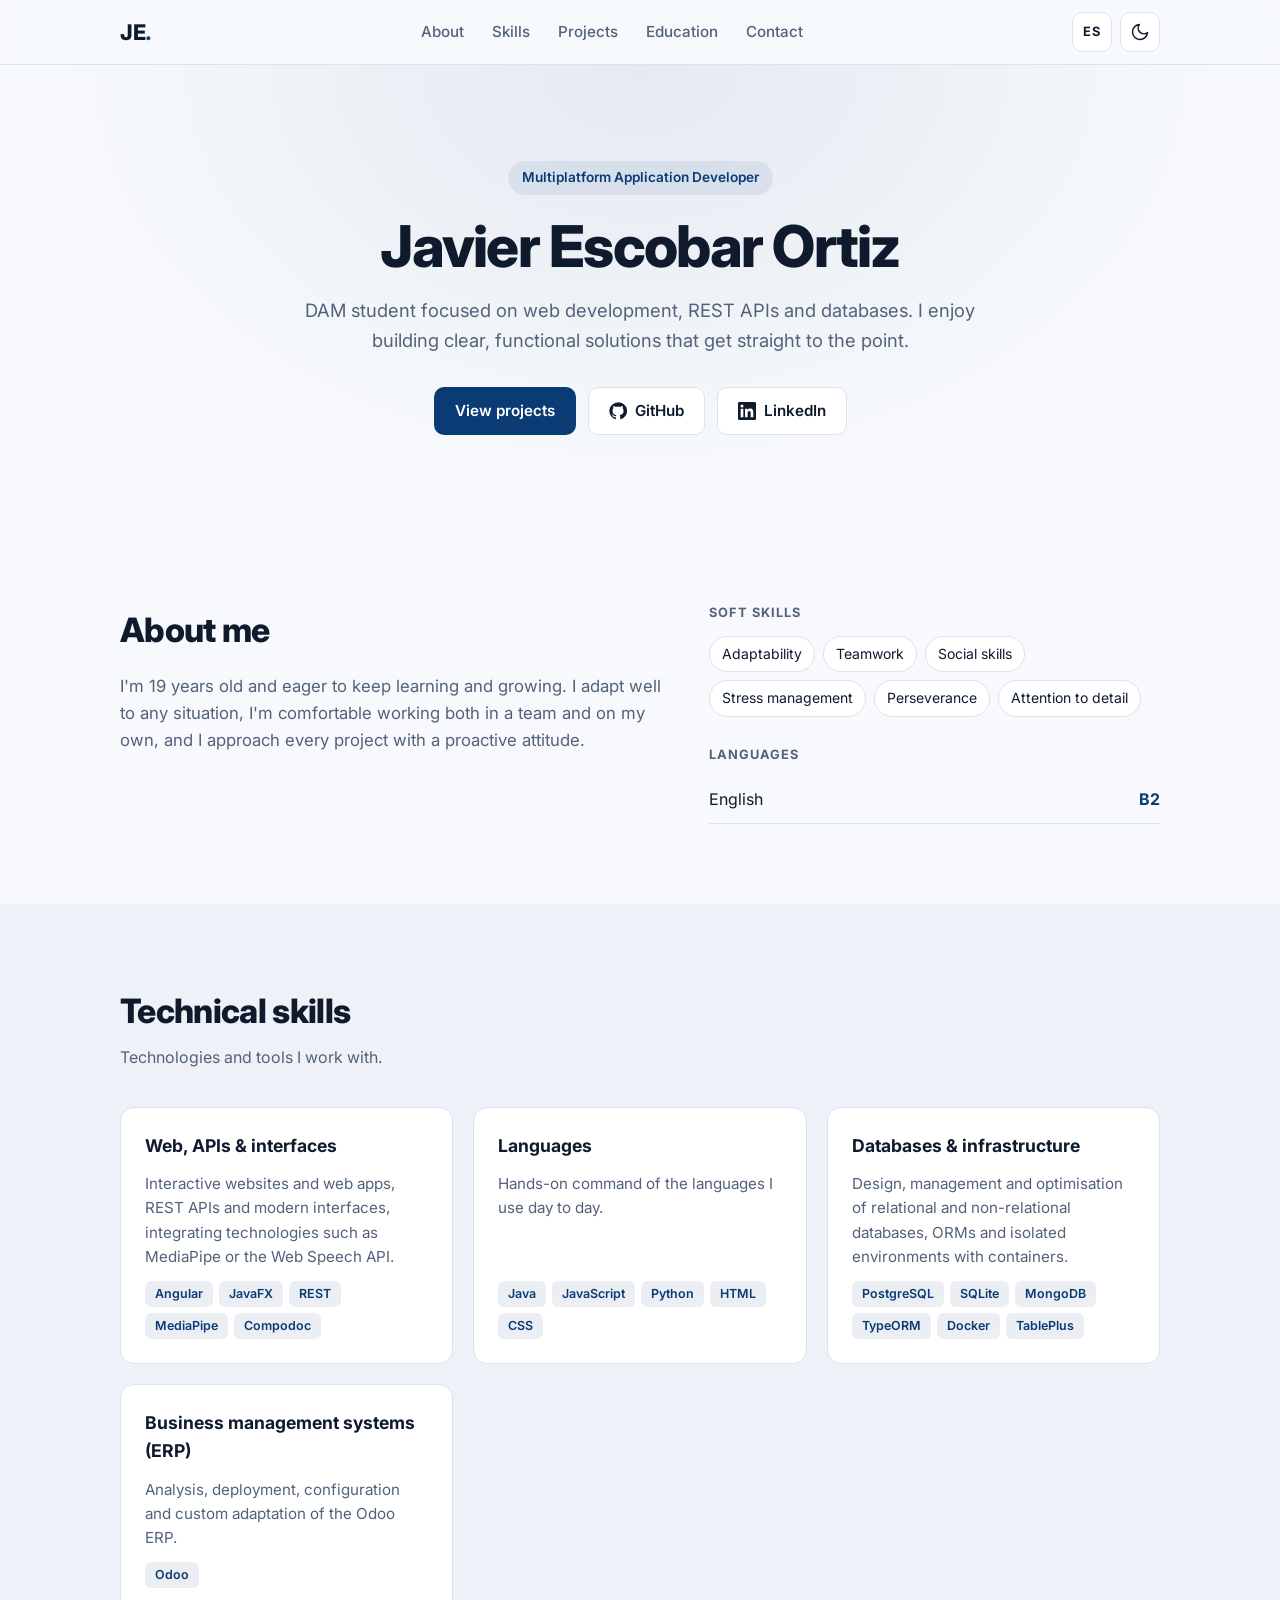
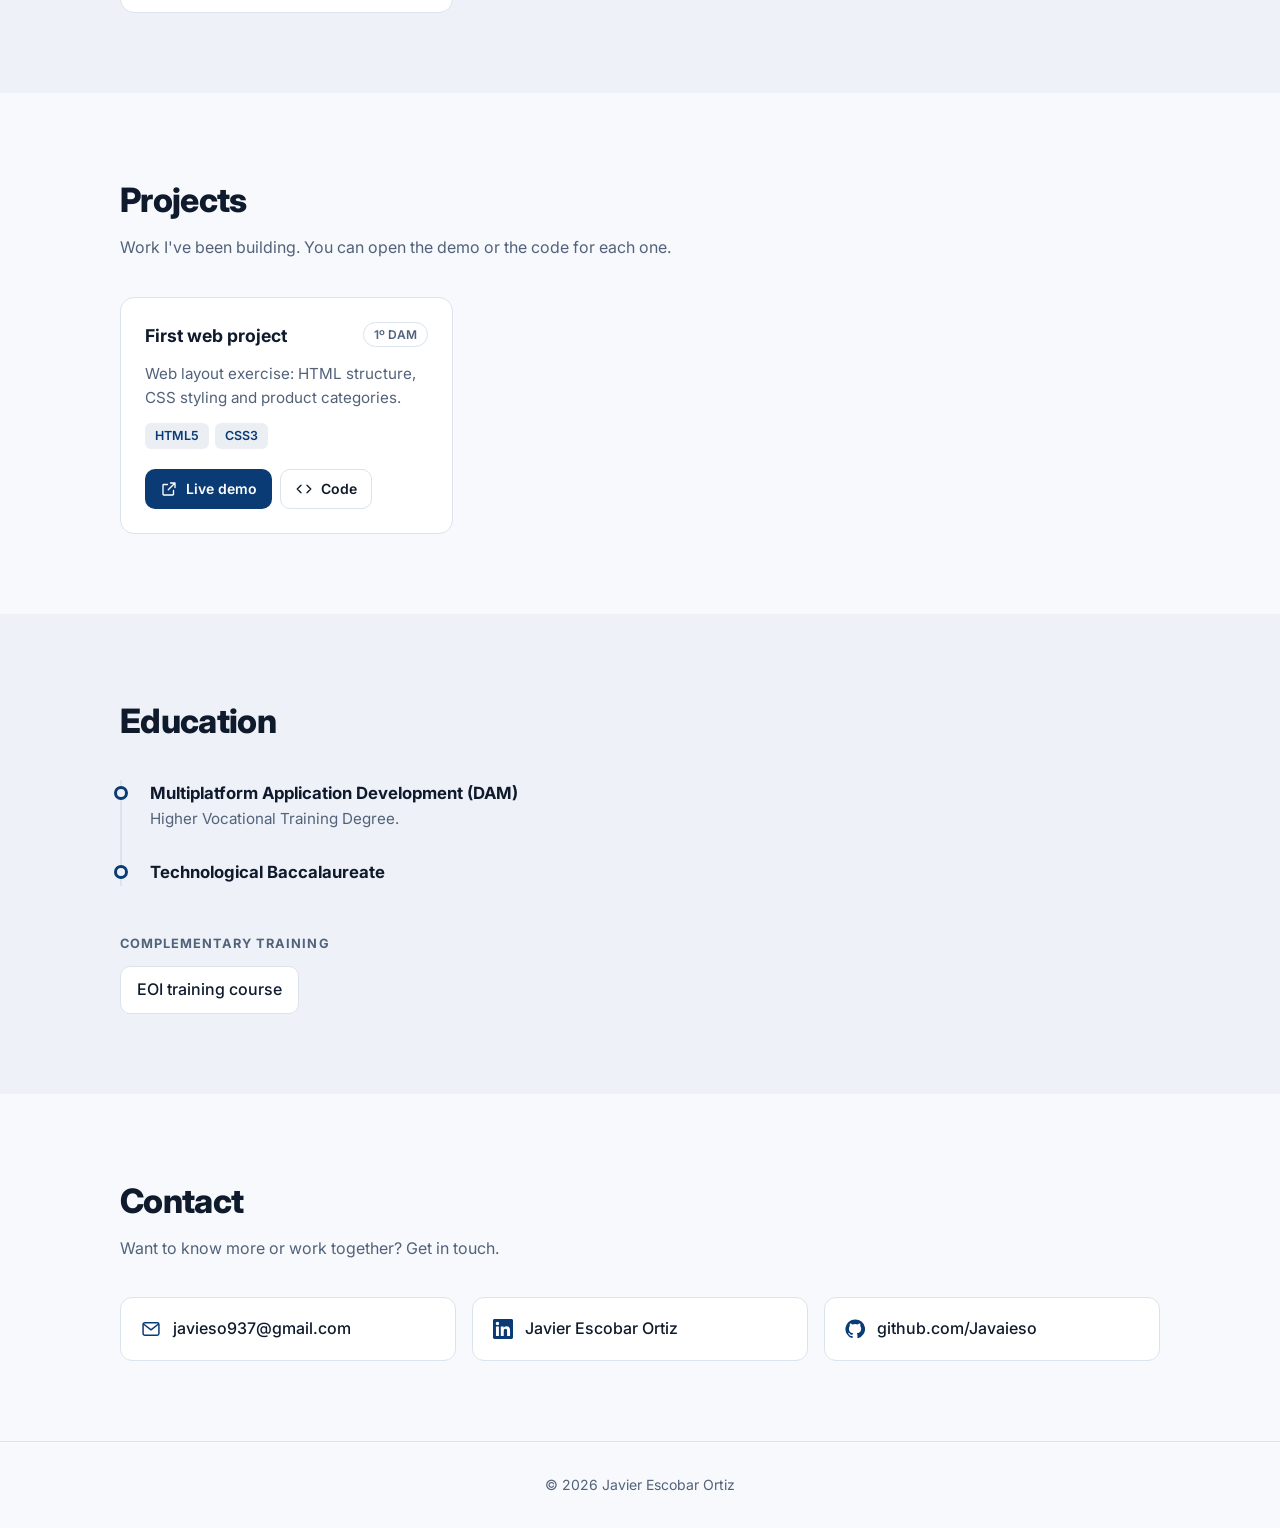
<file: index.html>
<!DOCTYPE html>
<html lang="es">

<head>
    <meta charset="UTF-8">
    <meta name="viewport" content="width=device-width, initial-scale=1.0">
    <title>Javier Escobar Ortiz | Portfolio</title>
    <meta name="description" content="Portfolio de Javier Escobar Ortiz, estudiante de Desarrollo de Aplicaciones Multiplataforma (DAM).">
    <meta name="theme-color" content="#0b1220">

    <!-- Aplica el tema guardado antes de pintar la página (evita parpadeo) -->
    <script>
        (function () {
            var theme;
            try { theme = localStorage.getItem('theme'); } catch (e) { }
            if (!theme) theme = window.matchMedia('(prefers-color-scheme: light)').matches ? 'light' : 'dark';
            document.documentElement.setAttribute('data-theme', theme);
        })();
    </script>

    <link rel="preconnect" href="https://fonts.googleapis.com">
    <link rel="preconnect" href="https://fonts.gstatic.com" crossorigin>
    <link href="https://fonts.googleapis.com/css2?family=Inter:wght@400;500;600;700;800&display=swap" rel="stylesheet">
    <link rel="stylesheet" href="css/style.css">
    <script type="module" src="js/main.js"></script>
</head>

<body>

    <!-- ===== Iconos (se definen una vez y se usan con <use href="#icon-...">) ===== -->
    <svg class="sprite" aria-hidden="true">
        <symbol id="icon-sun" viewBox="0 0 24 24">
            <circle cx="12" cy="12" r="4.5" />
            <path d="M12 1.5v3M12 19.5v3M4.2 4.2l2.1 2.1M17.7 17.7l2.1 2.1M1.5 12h3M19.5 12h3M4.2 19.8l2.1-2.1M17.7 6.3l2.1-2.1" />
        </symbol>
        <symbol id="icon-moon" viewBox="0 0 24 24">
            <path d="M21 12.8A9 9 0 1 1 11.2 3a7 7 0 0 0 9.8 9.8z" />
        </symbol>
        <symbol id="icon-mail" viewBox="0 0 24 24">
            <rect x="2.5" y="4.5" width="19" height="15" rx="2" />
            <path d="m3 6 9 7 9-7" />
        </symbol>
        <symbol id="icon-external" viewBox="0 0 24 24">
            <path d="M14 4h6v6M20 4l-9 9M18 14v5a1 1 0 0 1-1 1H5a1 1 0 0 1-1-1V7a1 1 0 0 1 1-1h5" />
        </symbol>
        <symbol id="icon-code" viewBox="0 0 24 24">
            <path d="m8 7-5 5 5 5M16 7l5 5-5 5" />
        </symbol>
        <symbol id="icon-github" viewBox="0 0 24 24">
            <path d="M12 .5a11.5 11.5 0 0 0-3.64 22.41c.58.1.79-.25.79-.56v-2c-3.2.7-3.88-1.37-3.88-1.37-.52-1.33-1.28-1.69-1.28-1.69-1.05-.71.08-.7.08-.7 1.16.08 1.77 1.19 1.77 1.19 1.03 1.77 2.7 1.26 3.36.96.1-.75.4-1.26.73-1.55-2.55-.29-5.24-1.28-5.24-5.69 0-1.26.45-2.29 1.19-3.1-.12-.29-.52-1.46.11-3.05 0 0 .97-.31 3.17 1.18a11 11 0 0 1 5.77 0c2.2-1.49 3.17-1.18 3.17-1.18.63 1.59.23 2.76.11 3.05.74.81 1.19 1.84 1.19 3.1 0 4.42-2.7 5.4-5.26 5.68.41.36.78 1.06.78 2.14v3.17c0 .31.21.67.8.56A11.5 11.5 0 0 0 12 .5z" />
        </symbol>
        <symbol id="icon-linkedin" viewBox="0 0 24 24">
            <path d="M20.45 20.45h-3.56v-5.57c0-1.33-.02-3.04-1.85-3.04-1.85 0-2.14 1.45-2.14 2.94v5.67H9.35V9h3.41v1.56h.05c.48-.9 1.64-1.85 3.37-1.85 3.6 0 4.27 2.37 4.27 5.46v6.28zM5.34 7.43a2.06 2.06 0 1 1 0-4.13 2.06 2.06 0 0 1 0 4.13zM7.12 20.45H3.56V9h3.56v11.45zM22.22 0H1.77C.79 0 0 .77 0 1.73v20.54C0 23.23.79 24 1.77 24h20.45c.98 0 1.78-.77 1.78-1.73V1.73C24 .77 23.2 0 22.22 0z" />
        </symbol>
    </svg>

    <!-- ===== Navegación ===== -->
    <header class="navbar">
        <div class="nav-inner">
            <a href="#inicio" class="brand" data-i18n-aria="aria.home" aria-label="Ir al inicio">JE<span>.</span></a>

            <nav id="nav-menu" class="nav-menu">
                <a href="#sobre-mi" data-i18n="nav.about">Sobre mí</a>
                <a href="#habilidades" data-i18n="nav.skills">Habilidades</a>
                <a href="#proyectos" data-i18n="nav.projects">Proyectos</a>
                <a href="#formacion" data-i18n="nav.education">Formación</a>
                <a href="#contacto" data-i18n="nav.contact">Contacto</a>
            </nav>

            <div class="nav-actions">
                <button id="lang-toggle" class="icon-btn lang-btn" type="button" data-i18n-aria="aria.lang"
                    aria-label="Cambiar idioma">EN</button>

                <button id="theme-toggle" class="icon-btn" type="button" data-i18n-aria="aria.theme"
                    aria-label="Cambiar tema">
                    <svg class="icon-sun" aria-hidden="true"><use href="#icon-sun" /></svg>
                    <svg class="icon-moon" aria-hidden="true"><use href="#icon-moon" /></svg>
                </button>

                <button id="menu-toggle" class="icon-btn menu-btn" type="button" aria-controls="nav-menu"
                    aria-expanded="false" data-i18n-aria="aria.menu" aria-label="Abrir menú">
                    <span></span><span></span><span></span>
                </button>
            </div>
        </div>
    </header>

    <main>
        <!-- ===== Portada ===== -->
        <section id="inicio" class="hero">
            <div class="container hero-inner">
                <span class="badge" data-i18n="hero.badge">Desarrollador de Aplicaciones Multiplataforma</span>
                <h1>Javier Escobar Ortiz</h1>
                <p class="hero-text" data-i18n="hero.text">
                    Estudiante de DAM centrado en desarrollo web, APIs REST y bases de datos.
                    Me gusta construir soluciones claras, funcionales y que vayan al grano.
                </p>
                <div class="hero-buttons">
                    <a href="#proyectos" class="btn btn-primary" data-i18n="hero.cta">Ver proyectos</a>
                    <a href="https://github.com/Javaieso" target="_blank" rel="noopener" class="btn btn-ghost">
                        <svg class="fill" aria-hidden="true"><use href="#icon-github" /></svg>
                        GitHub
                    </a>
                    <a href="https://www.linkedin.com/in/javier-escobar-ortiz-0736b143a/" target="_blank" rel="noopener"
                        class="btn btn-ghost">
                        <svg class="fill" aria-hidden="true"><use href="#icon-linkedin" /></svg>
                        LinkedIn
                    </a>
                </div>
            </div>
        </section>

        <!-- ===== Sobre mí ===== -->
        <section id="sobre-mi" class="section">
            <div class="container about-grid">
                <div>
                    <h2 class="section-title" data-i18n="about.title">Sobre mí</h2>
                    <p class="lead" data-i18n="about.text">
                        Tengo 19 años y muchas ganas de aprender y seguir formándome. Me adapto bien a cualquier
                        situación, trabajo a gusto tanto en equipo como en solitario y afronto cada proyecto con
                        actitud proactiva.
                    </p>
                </div>

                <div class="about-side">
                    <div class="info-block">
                        <h3 data-i18n="about.softTitle">Soft skills</h3>
                        <ul class="chips">
                            <li data-i18n="soft.1">Adaptabilidad</li>
                            <li data-i18n="soft.2">Trabajo en equipo</li>
                            <li data-i18n="soft.3">Habilidades sociales</li>
                            <li data-i18n="soft.4">Gestión del estrés</li>
                            <li data-i18n="soft.5">Perseverancia</li>
                            <li data-i18n="soft.6">Atención al detalle</li>
                        </ul>
                    </div>
                    <div class="info-block">
                        <h3 data-i18n="about.langTitle">Idiomas</h3>
                        <ul class="lang-list">
                            <li><span data-i18n="lang.en">Inglés</span><strong>B2</strong></li>
                        </ul>
                    </div>
                </div>
            </div>
        </section>

        <!-- ===== Habilidades ===== -->
        <section id="habilidades" class="section section-alt">
            <div class="container">
                <h2 class="section-title" data-i18n="skills.title">Habilidades técnicas</h2>
                <p class="section-subtitle" data-i18n="skills.subtitle">Tecnologías y herramientas con las que trabajo.</p>

                <div class="cards-grid">
                    <article class="card">
                        <h3 data-i18n="skills.web.title">Web, APIs e interfaces</h3>
                        <p data-i18n="skills.web.text">Sitios y aplicaciones web interactivas, APIs REST e interfaces
                            modernas, integrando tecnologías como MediaPipe o Web Speech API.</p>
                        <ul class="tags">
                            <li>Angular</li><li>JavaFX</li><li>REST</li><li>MediaPipe</li><li>Compodoc</li>
                        </ul>
                    </article>

                    <article class="card">
                        <h3 data-i18n="skills.lang.title">Lenguajes</h3>
                        <p data-i18n="skills.lang.text">Dominio práctico de los lenguajes que uso en el día a día.</p>
                        <ul class="tags">
                            <li>Java</li><li>JavaScript</li><li>Python</li><li>HTML</li><li>CSS</li>
                        </ul>
                    </article>

                    <article class="card">
                        <h3 data-i18n="skills.db.title">Bases de datos e infraestructura</h3>
                        <p data-i18n="skills.db.text">Diseño, gestión y optimización de bases de datos relacionales y
                            no relacionales, ORM y entornos aislados con contenedores.</p>
                        <ul class="tags">
                            <li>PostgreSQL</li><li>SQLite</li><li>MongoDB</li><li>TypeORM</li><li>Docker</li><li>TablePlus</li>
                        </ul>
                    </article>

                    <article class="card">
                        <h3 data-i18n="skills.erp.title">Sistemas de gestión (ERP)</h3>
                        <p data-i18n="skills.erp.text">Identificación, implantación, parametrización y adaptación
                            personalizada del ERP Odoo.</p>
                        <ul class="tags">
                            <li>Odoo</li>
                        </ul>
                    </article>
                </div>
            </div>
        </section>

        <!-- ===== Proyectos ===== -->
        <section id="proyectos" class="section">
            <div class="container">
                <h2 class="section-title" data-i18n="projects.title">Proyectos</h2>
                <p class="section-subtitle" data-i18n="projects.subtitle">Trabajos que he ido realizando. Puedes ver la
                    demo o el código de cada uno.</p>

                <!-- Las tarjetas se generan desde data/projects.js -->
                <div id="projects-grid" class="cards-grid projects-grid"></div>
            </div>
        </section>

        <!-- ===== Formación ===== -->
        <section id="formacion" class="section section-alt">
            <div class="container">
                <h2 class="section-title" data-i18n="edu.title">Formación</h2>

                <ol class="timeline">
                    <li>
                        <h3 data-i18n="edu.dam.title">Desarrollo de Aplicaciones Multiplataforma (DAM)</h3>
                        <p data-i18n="edu.dam.text">Ciclo Formativo de Grado Superior.</p>
                    </li>
                    <li>
                        <h3 data-i18n="edu.bach.title">Bachillerato Tecnológico</h3>
                    </li>
                </ol>

                <h3 class="subsection-title" data-i18n="edu.extraTitle">Formación complementaria</h3>
                <ul class="extra-list">
                    <li data-i18n="edu.eoi.title">Curso de formación con EOI</li>
                </ul>
            </div>
        </section>

        <!-- ===== Contacto ===== -->
        <section id="contacto" class="section">
            <div class="container">
                <h2 class="section-title" data-i18n="contact.title">Contacto</h2>
                <p class="section-subtitle" data-i18n="contact.subtitle">¿Quieres saber más o trabajar conmigo?
                    Escríbeme.</p>

                <div class="contact-grid">
                    <a href="mailto:javieso937@gmail.com" class="contact-card">
                        <svg aria-hidden="true"><use href="#icon-mail" /></svg>
                        <span>javieso937@gmail.com</span>
                    </a>
                    <a href="https://www.linkedin.com/in/javier-escobar-ortiz-0736b143a/" target="_blank" rel="noopener"
                        class="contact-card">
                        <svg class="fill" aria-hidden="true"><use href="#icon-linkedin" /></svg>
                        <span>Javier Escobar Ortiz</span>
                    </a>
                    <a href="https://github.com/Javaieso" target="_blank" rel="noopener" class="contact-card">
                        <svg class="fill" aria-hidden="true"><use href="#icon-github" /></svg>
                        <span>github.com/Javaieso</span>
                    </a>
                </div>
            </div>
        </section>
    </main>

    <footer class="footer">
        <p>© <span id="year"></span> Javier Escobar Ortiz</p>
    </footer>

</body>

</html>
</file>
<file: css/style.css>
/* =========================================================
   Tema: variables de color (oscuro por defecto)
   ========================================================= */
:root,
:root[data-theme="dark"] {
    --bg: #0b1220;
    --bg-alt: #0f1a2c;
    --surface: #14213a;
    --border: #22324f;
    --text: #e8eef7;
    --text-muted: #9aabc4;
    --accent: #5aa9ff;
    --accent-strong: #2f8cf0;
    --accent-soft: rgba(90, 169, 255, 0.12);
    --on-accent: #06101f;
    --nav-bg: rgba(11, 18, 32, 0.85);
    --shadow: 0 8px 24px rgba(0, 0, 0, 0.35);
    color-scheme: dark;
}

:root[data-theme="light"] {
    --bg: #f7f9fc;
    --bg-alt: #eef2f8;
    --surface: #ffffff;
    --border: #dbe3ee;
    --text: #0f1b2d;
    --text-muted: #52627a;
    --accent: #0b3b75;
    --accent-strong: #082d5a;
    --accent-soft: rgba(11, 59, 117, 0.08);
    --on-accent: #ffffff;
    --nav-bg: rgba(247, 249, 252, 0.85);
    --shadow: 0 8px 24px rgba(15, 27, 45, 0.08);
    color-scheme: light;
}

/* =========================================================
   Base
   ========================================================= */
*,
*::before,
*::after {
    box-sizing: border-box;
    margin: 0;
    padding: 0;
}

html {
    scroll-behavior: smooth;
    scroll-padding-top: 72px;
}

body {
    background: var(--bg);
    color: var(--text);
    font-family: 'Inter', system-ui, -apple-system, 'Segoe UI', sans-serif;
    line-height: 1.6;
    -webkit-font-smoothing: antialiased;
    transition: background-color 0.25s, color 0.25s;
}

a {
    color: inherit;
    text-decoration: none;
}

ul,
ol {
    list-style: none;
}

svg {
    width: 20px;
    height: 20px;
    flex-shrink: 0;
    fill: none;
    stroke: currentColor;
    stroke-width: 1.8;
    stroke-linecap: round;
    stroke-linejoin: round;
}

svg.fill {
    fill: currentColor;
    stroke: none;
}

/* Contenedor de los iconos <symbol>: no se muestra */
.sprite {
    position: absolute;
    width: 0;
    height: 0;
    overflow: hidden;
}

.container {
    width: 100%;
    max-width: 1080px;
    margin: 0 auto;
    padding: 0 20px;
}

:focus-visible {
    outline: 2px solid var(--accent);
    outline-offset: 3px;
    border-radius: 4px;
}

/* =========================================================
   Navbar
   ========================================================= */
.navbar {
    position: sticky;
    top: 0;
    z-index: 100;
    background: var(--nav-bg);
    backdrop-filter: blur(12px);
    -webkit-backdrop-filter: blur(12px);
    border-bottom: 1px solid var(--border);
}

.nav-inner {
    max-width: 1080px;
    margin: 0 auto;
    padding: 0 20px;
    height: 64px;
    display: flex;
    align-items: center;
    justify-content: space-between;
    gap: 16px;
}

.brand {
    font-weight: 800;
    font-size: 1.35rem;
    letter-spacing: -0.02em;
}

.brand span {
    color: var(--accent);
}

.nav-menu {
    display: flex;
    gap: 28px;
}

.nav-menu a {
    color: var(--text-muted);
    font-weight: 500;
    font-size: 0.95rem;
    transition: color 0.2s;
}

.nav-menu a:hover {
    color: var(--accent);
}

.nav-actions {
    display: flex;
    align-items: center;
    gap: 8px;
}

.icon-btn {
    display: inline-flex;
    align-items: center;
    justify-content: center;
    width: 40px;
    height: 40px;
    border-radius: 10px;
    border: 1px solid var(--border);
    background: var(--surface);
    color: var(--text);
    cursor: pointer;
    font: inherit;
    transition: border-color 0.2s, color 0.2s;
}

.icon-btn:hover {
    border-color: var(--accent);
    color: var(--accent);
}

.lang-btn {
    font-size: 0.8rem;
    font-weight: 700;
    letter-spacing: 0.04em;
}

/* Icono sol/luna según el tema */
:root[data-theme="dark"] .icon-moon,
:root[data-theme="light"] .icon-sun {
    display: none;
}

/* Botón hamburguesa (solo móvil) */
.menu-btn {
    display: none;
    flex-direction: column;
    gap: 4px;
}

.menu-btn span {
    display: block;
    width: 18px;
    height: 2px;
    background: currentColor;
    border-radius: 2px;
    transition: transform 0.25s, opacity 0.25s;
}

.menu-btn[aria-expanded="true"] span:nth-child(1) {
    transform: translateY(6px) rotate(45deg);
}

.menu-btn[aria-expanded="true"] span:nth-child(2) {
    opacity: 0;
}

.menu-btn[aria-expanded="true"] span:nth-child(3) {
    transform: translateY(-6px) rotate(-45deg);
}

/* =========================================================
   Hero
   ========================================================= */
.hero {
    padding: 96px 0 88px;
    background:
        radial-gradient(ellipse at top, var(--accent-soft), transparent 65%),
        var(--bg);
}

.hero-inner {
    max-width: 760px;
    text-align: center;
}

.badge {
    display: inline-block;
    padding: 6px 14px;
    margin-bottom: 20px;
    border-radius: 999px;
    background: var(--accent-soft);
    color: var(--accent);
    font-size: 0.85rem;
    font-weight: 600;
}

.hero h1 {
    font-size: clamp(2.2rem, 7vw, 3.6rem);
    font-weight: 800;
    line-height: 1.1;
    letter-spacing: -0.03em;
    margin-bottom: 18px;
}

.hero-text {
    color: var(--text-muted);
    font-size: clamp(1rem, 2.5vw, 1.15rem);
    margin-bottom: 32px;
}

.hero-buttons {
    display: flex;
    flex-wrap: wrap;
    justify-content: center;
    gap: 12px;
}

/* =========================================================
   Botones
   ========================================================= */
.btn {
    display: inline-flex;
    align-items: center;
    justify-content: center;
    gap: 8px;
    padding: 11px 20px;
    border-radius: 10px;
    font-weight: 600;
    font-size: 0.95rem;
    border: 1px solid transparent;
    transition: background-color 0.2s, border-color 0.2s, color 0.2s, transform 0.2s;
}

.btn:hover {
    transform: translateY(-2px);
}

.btn svg {
    width: 18px;
    height: 18px;
}

.btn-primary {
    background: var(--accent);
    color: var(--on-accent);
}

.btn-primary:hover {
    background: var(--accent-strong);
    color: #fff;
}

.btn-ghost {
    background: var(--surface);
    border-color: var(--border);
    color: var(--text);
}

.btn-ghost:hover {
    border-color: var(--accent);
    color: var(--accent);
}

.btn-sm {
    padding: 8px 14px;
    font-size: 0.875rem;
}

/* =========================================================
   Secciones
   ========================================================= */
.section {
    padding: 80px 0;
}

.section-alt {
    background: var(--bg-alt);
}

.section-title {
    font-size: clamp(1.6rem, 4vw, 2.1rem);
    font-weight: 800;
    letter-spacing: -0.02em;
    margin-bottom: 8px;
}

.section-subtitle {
    color: var(--text-muted);
    margin-bottom: 36px;
}

.lead {
    color: var(--text-muted);
    font-size: 1.05rem;
    margin-top: 16px;
}

/* Sobre mí */
.about-grid {
    display: grid;
    grid-template-columns: 1.2fr 1fr;
    gap: 48px;
    align-items: start;
}

.about-side {
    display: grid;
    gap: 28px;
}

.info-block h3 {
    font-size: 0.8rem;
    text-transform: uppercase;
    letter-spacing: 0.08em;
    color: var(--text-muted);
    margin-bottom: 12px;
}

.chips {
    display: flex;
    flex-wrap: wrap;
    gap: 8px;
}

.chips li {
    padding: 6px 12px;
    border-radius: 999px;
    border: 1px solid var(--border);
    background: var(--surface);
    font-size: 0.875rem;
}

.lang-list li {
    display: flex;
    justify-content: space-between;
    padding: 10px 0;
    border-bottom: 1px solid var(--border);
}

.lang-list strong {
    color: var(--accent);
}

/* Tarjetas */
.cards-grid {
    display: grid;
    grid-template-columns: repeat(auto-fill, minmax(min(100%, 300px), 1fr));
    gap: 20px;
}

.card {
    display: flex;
    flex-direction: column;
    gap: 12px;
    padding: 24px;
    background: var(--surface);
    border: 1px solid var(--border);
    border-radius: 14px;
    transition: border-color 0.2s, transform 0.2s, box-shadow 0.2s;
}

.card:hover {
    border-color: var(--accent);
    box-shadow: var(--shadow);
}

.card h3 {
    font-size: 1.1rem;
    font-weight: 700;
}

.card p {
    color: var(--text-muted);
    font-size: 0.95rem;
}

.tags {
    display: flex;
    flex-wrap: wrap;
    gap: 6px;
    margin-top: auto;
}

.tags li {
    padding: 3px 10px;
    border-radius: 6px;
    background: var(--accent-soft);
    color: var(--accent);
    font-size: 0.78rem;
    font-weight: 600;
}

/* Proyectos */
.project-card:hover {
    transform: translateY(-3px);
}

.project-head {
    display: flex;
    justify-content: space-between;
    align-items: flex-start;
    gap: 12px;
}

.project-course {
    flex-shrink: 0;
    font-size: 0.75rem;
    font-weight: 600;
    color: var(--text-muted);
    border: 1px solid var(--border);
    border-radius: 999px;
    padding: 2px 10px;
}

.project-links {
    display: flex;
    flex-wrap: wrap;
    gap: 8px;
    padding-top: 8px;
}

.empty-msg {
    color: var(--text-muted);
}

/* Formación */
.timeline {
    position: relative;
    margin-top: 32px;
    padding-left: 28px;
    border-left: 2px solid var(--border);
    display: grid;
    gap: 28px;
}

.timeline li {
    position: relative;
}

.timeline li::before {
    content: "";
    position: absolute;
    left: -36px;
    top: 6px;
    width: 14px;
    height: 14px;
    border-radius: 50%;
    background: var(--bg-alt);
    border: 3px solid var(--accent);
}

.timeline h3 {
    font-size: 1.05rem;
}

.timeline p {
    color: var(--text-muted);
    font-size: 0.95rem;
}

.subsection-title {
    margin-top: 48px;
    margin-bottom: 12px;
    font-size: 0.8rem;
    text-transform: uppercase;
    letter-spacing: 0.08em;
    color: var(--text-muted);
}

.extra-list li {
    display: inline-block;
    padding: 10px 16px;
    background: var(--surface);
    border: 1px solid var(--border);
    border-radius: 10px;
    font-weight: 500;
}

/* Contacto */
.contact-grid {
    display: grid;
    grid-template-columns: repeat(auto-fit, minmax(min(100%, 240px), 1fr));
    gap: 16px;
}

.contact-card {
    display: flex;
    align-items: center;
    gap: 12px;
    padding: 18px 20px;
    background: var(--surface);
    border: 1px solid var(--border);
    border-radius: 12px;
    font-weight: 500;
    transition: border-color 0.2s, color 0.2s;
    min-width: 0;
}

.contact-card span {
    overflow-wrap: anywhere;
}

.contact-card svg {
    color: var(--accent);
}

.contact-card:hover {
    border-color: var(--accent);
    color: var(--accent);
}

/* Footer */
.footer {
    padding: 32px 20px;
    text-align: center;
    color: var(--text-muted);
    font-size: 0.875rem;
    border-top: 1px solid var(--border);
}

/* =========================================================
   Responsive
   ========================================================= */
@media (max-width: 820px) {
    .menu-btn {
        display: inline-flex;
    }

    .nav-menu {
        position: absolute;
        top: 64px;
        left: 0;
        right: 0;
        flex-direction: column;
        gap: 0;
        padding: 8px 20px 16px;
        background: var(--bg);
        border-bottom: 1px solid var(--border);
        box-shadow: var(--shadow);
        display: none;
    }

    .nav-menu.open {
        display: flex;
    }

    .nav-menu a {
        padding: 12px 0;
        font-size: 1rem;
        border-bottom: 1px solid var(--border);
    }

    .nav-menu a:last-child {
        border-bottom: none;
    }

    .about-grid {
        grid-template-columns: 1fr;
        gap: 32px;
    }
}

@media (max-width: 480px) {
    .section {
        padding: 56px 0;
    }

    .hero {
        padding: 64px 0 56px;
    }

    .hero-buttons .btn {
        flex: 1 1 100%;
    }

    .card {
        padding: 20px;
    }
}

@media (prefers-reduced-motion: reduce) {
    * {
        transition: none !important;
        scroll-behavior: auto !important;
    }
}
</file>
